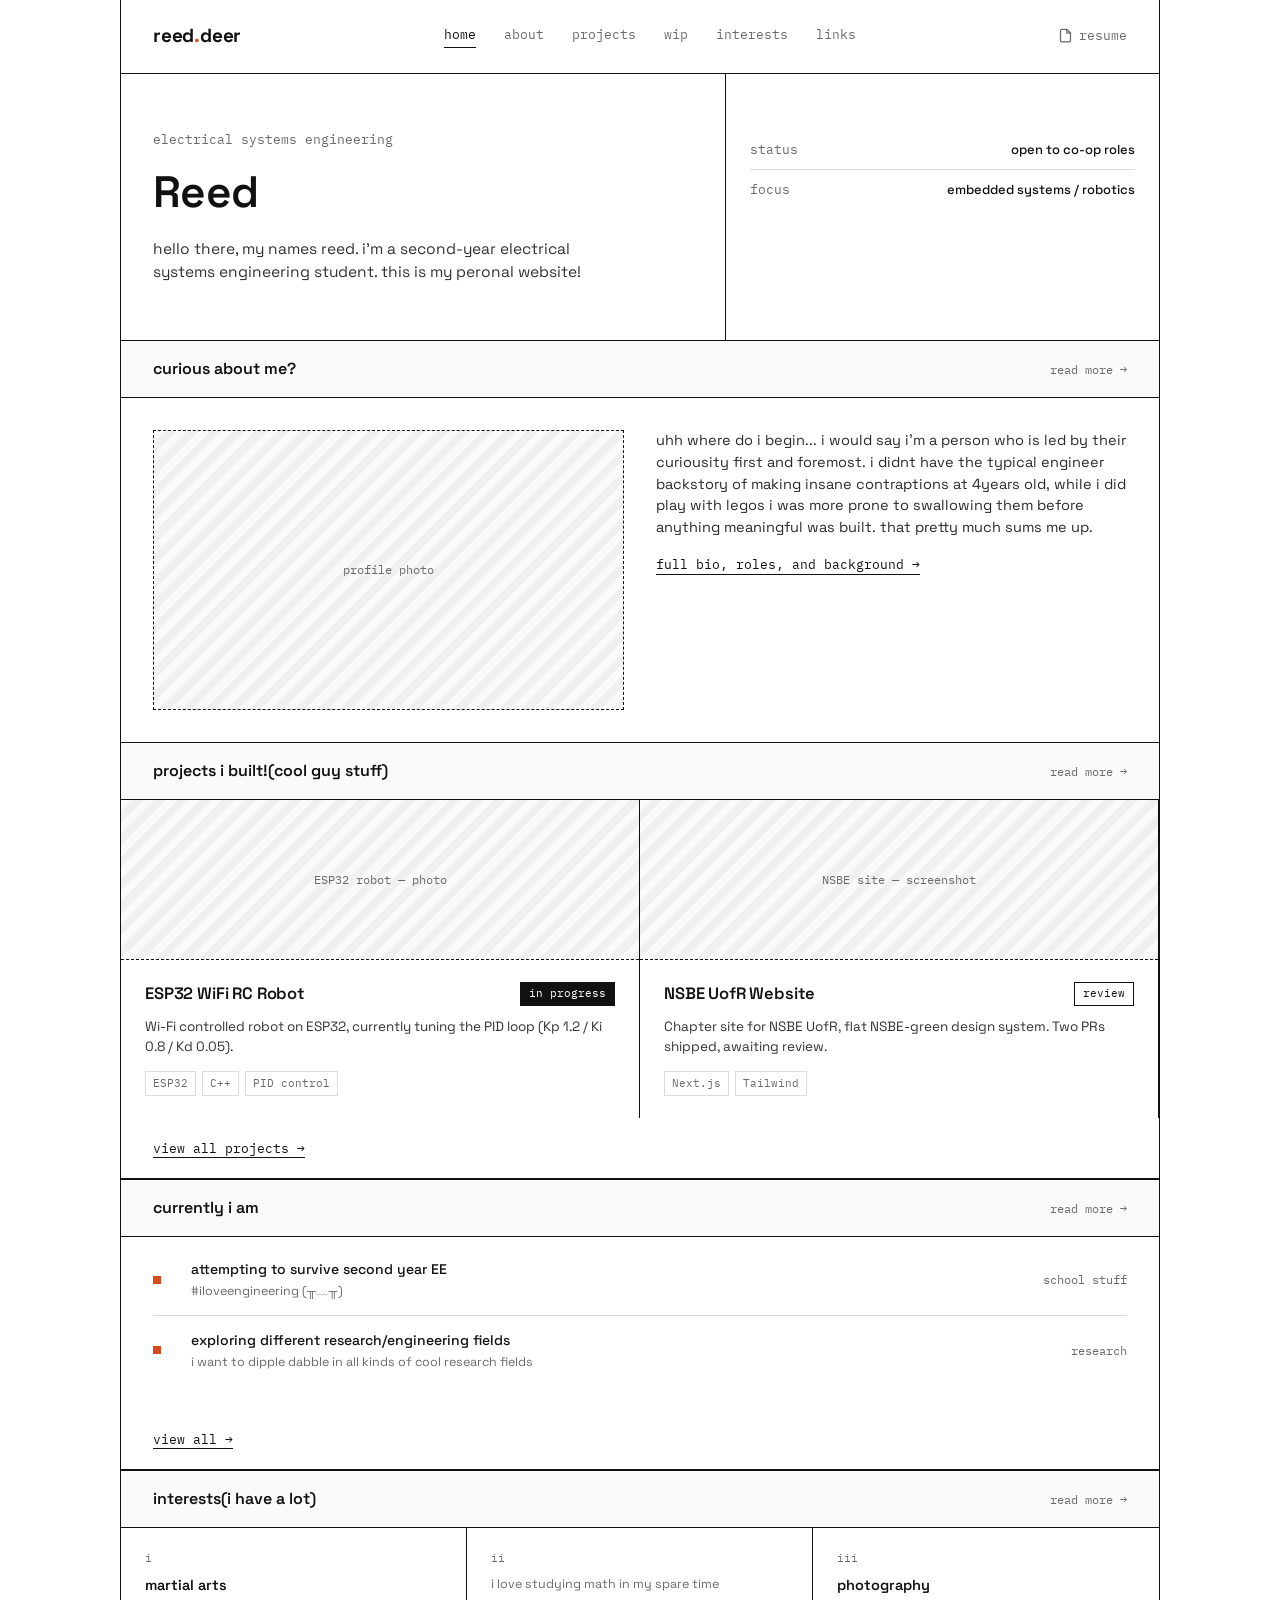
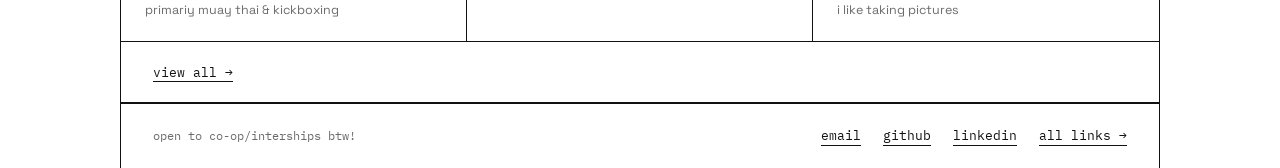
<file: index.html>
<!DOCTYPE html>
<html lang="en">

<head>
  <meta charset="UTF-8">
  <meta name="viewport" content="width=device-width, initial-scale=1.0">
  <title>reed — ee</title>
  <link rel="stylesheet" href="styles.css">
</head>

<body>
  <div class="wrap">

    <header>
      <div class="brand">reed<span>.</span>deer</div>
      <nav>
        <a href="index.html" class="active">home</a>
        <a href="about.html">about</a>
        <a href="projects.html">projects</a>
        <a href="wip.html">wip</a>
        <a href="interests.html">interests</a>
        <a href="links.html">links</a>
      </nav>
      <a class="resume-link mono" href="resume.pdf" target="_blank" rel="noopener" aria-label="resume">
        <svg viewBox="0 0 24 24" fill="none" stroke="currentColor" stroke-width="2" stroke-linecap="round"
          stroke-linejoin="round" aria-hidden="true">
          <path d="M14 2H6a2 2 0 0 0-2 2v16a2 2 0 0 0 2 2h12a2 2 0 0 0 2-2V8z"></path>
          <polyline points="14 2 14 8 20 8"></polyline>
        </svg>
        resume
      </a>
    </header>

    <div class="hero">
      <div class="hero-main">
        <div class="eyebrow mono">electrical systems engineering</div>
        <h1>Reed</h1>
        <p class="hero-sub">hello there, my names reed. i'm a second-year electrical systems engineering student. this
          is my peronal website!
        </p>
      </div>
      <div class="hero-status">
        <div>
          <div class="status-row"><span class="k mono">status</span><span class="v">open to co-op roles</span></div>
          <div class="status-row"><span class="k mono">focus</span><span class="v">embedded systems / robotics</span>
          </div>
        </div>
      </div>
    </div>

    <!-- ===== About preview -->
    <section id="about">
      <a class="section-link" href="about.html">
        <div class="section-head">
          <h2>curious about me?</h2>
          <span class="count mono">read more →</span>
        </div>
      </a>
      <div class="about-body">
        <div class="about-photo-col">
          <div class="img-placeholder square"><span>profile photo</span></div>
        </div>
        <div>
          <p>uhh where do i begin... i would say i'm a person who is led by their curiousity first and foremost. i didnt
            have the typical engineer backstory of making insane contraptions at 4years old, while i did play with legos
            i was more prone to swallowing them before anything meaningful was built. that pretty much sums me up.</p>
          <a class="inline-link mono" href="about.html">full bio, roles, and background →</a>
        </div>
      </div>
    </section>

    <!-- ===== Projects preview -->
    <section id="projects">
      <a class="section-link" href="projects.html">
        <div class="section-head">
          <h2>projects i built!(cool guy stuff)</h2>
          <span class="count mono">read more →</span>
        </div>
      </a>
      <div class="grid-2">
        <a class="card-link" href="projects.html">
          <div class="card">
            <div class="img-placeholder wide"><span>ESP32 robot — photo</span></div>
            <div class="card-body">
              <div class="card-top">
                <h3>ESP32 WiFi RC Robot</h3>
                <span class="pill active">in progress</span>
              </div>
              <p>Wi-Fi controlled robot on ESP32, currently tuning the PID loop (Kp 1.2 / Ki 0.8 / Kd 0.05).</p>
              <div class="stack">
                <span class="chip">ESP32</span>
                <span class="chip">C++</span>
                <span class="chip">PID control</span>
              </div>
            </div>
          </div>
        </a>
        <a class="card-link" href="projects.html">
          <div class="card">
            <div class="img-placeholder wide"><span>NSBE site — screenshot</span></div>
            <div class="card-body">
              <div class="card-top">
                <h3>NSBE UofR Website</h3>
                <span class="pill">review</span>
              </div>
              <p>Chapter site for NSBE UofR, flat NSBE-green design system. Two PRs shipped, awaiting review.</p>
              <div class="stack">
                <span class="chip">Next.js</span>
                <span class="chip">Tailwind</span>
              </div>
            </div>
          </div>
        </a>
      </div>
      <div class="view-all"><a href="projects.html">view all projects →</a></div>
    </section>

    <!-- ===== WIP preview -->
    <section id="wip">
      <a class="section-link" href="wip.html">
        <div class="section-head">
          <h2>currently i am</h2>
          <span class="count mono">read more →</span>
        </div>
      </a>
      <div class="wip-list">
        <div class="wip-row">
          <div class="dot"></div>
          <div>
            <div class="wip-title">attempting to survive second year EE</div>
            <div class="wip-note">#iloveengineering (╥﹏╥)</div>
          </div>
          <div class="wip-meta">school stuff</div>
        </div>
        <div class="wip-row">
          <div class="dot"></div>
          <div>
            <div class="wip-title">exploring different research/engineering fields</div>
            <div class="wip-note">i want to dipple dabble in all kinds of cool research fields</div>
          </div>
          <div class="wip-meta">research</div>
        </div>
      </div>
      <div class="view-all"><a href="wip.html">view all →</a></div>
    </section>

    <!-- ===== Interests preview -->
    <section id="interests">
      <a class="section-link" href="interests.html">
        <div class="section-head">
          <h2>interests(i have a lot)</h2>
          <span class="count mono">read more →</span>
        </div>
      </a>
      <div class="interests">
        <div class="interest">
          <div class="num mono">i</div>
          <h4>martial arts</h4>
          <p>primariy muay thai & kickboxing</p>
        </div>
        <div class="interest">
          <div class="num mono">ii</div>
          <h4> </h4>
          <p>i love studying math in my spare time</p>
        </div>
        <div class="interest">
          <div class="num mono">iii</div>
          <h4>photography</h4>
          <p>i like taking pictures</p>
        </div>
      </div>
      <div class="view-all"><a href="interests.html">view all →</a></div>
    </section>

    <footer id="contact">
      <span class="mono">open to co-op/interships btw!</span>
      <div class="foot-links">
        <a href="#">email</a>
        <a href="#">github</a>
        <a href="#">linkedin</a>
        <a href="links.html">all links →</a>
      </div>
    </footer>

  </div>
</body>

</html>
</file>
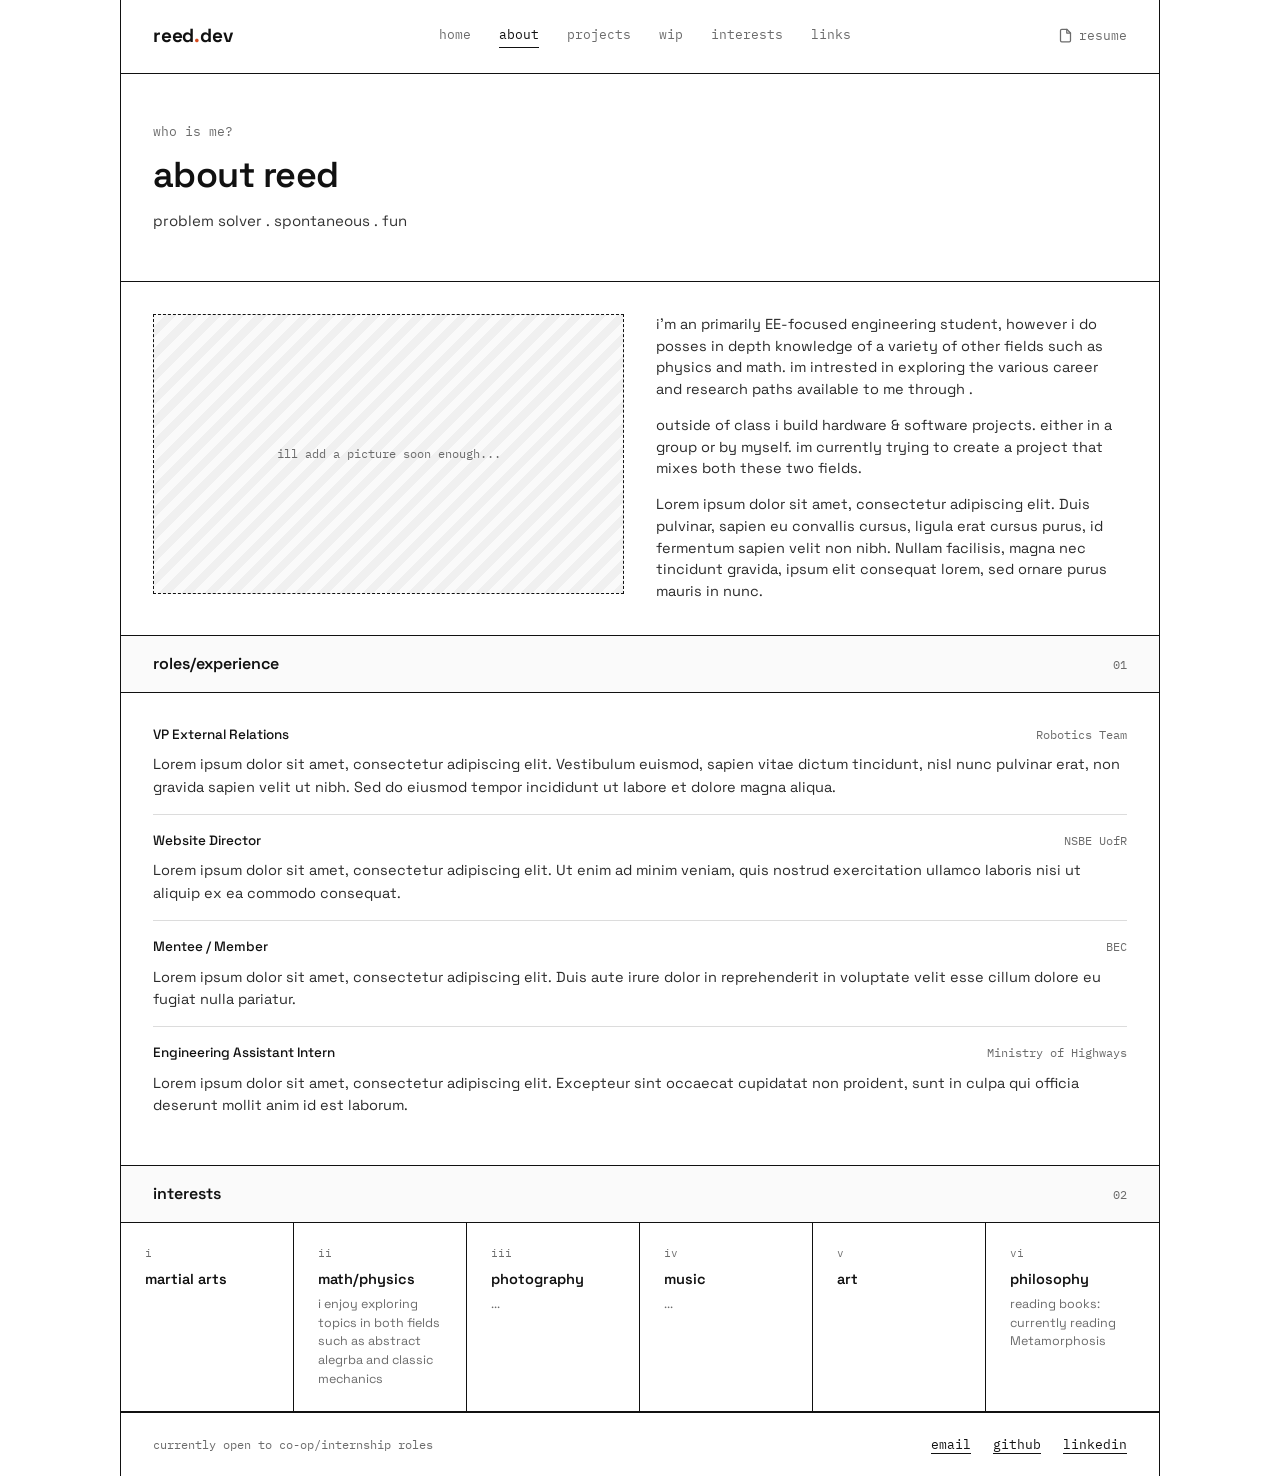
<file: about (1).html>
<!DOCTYPE html>
<html lang="en">

<head>
  <meta charset="UTF-8">
  <meta name="viewport" content="width=device-width, initial-scale=1.0">
  <title>bout me</title>
  <link rel="stylesheet" href="styles.css">
</head>

<body>
  <div class="wrap">

    <header>
      <div class="brand">reed<span>.</span>dev</div>
      <nav>
        <a href="index.html">home</a>
        <a href="about.html" class="active">about</a>
        <a href="projects.html">projects</a>
        <a href="wip.html">wip</a>
        <a href="interests.html">interests</a>
        <a href="links.html">links</a>
      </nav>
      <a class="resume-link mono" href="resume.pdf" target="_blank" rel="noopener" aria-label="resume">
        <svg viewBox="0 0 24 24" fill="none" stroke="currentColor" stroke-width="2" stroke-linecap="round"
          stroke-linejoin="round" aria-hidden="true">
          <path d="M14 2H6a2 2 0 0 0-2 2v16a2 2 0 0 0 2 2h12a2 2 0 0 0 2-2V8z"></path>
          <polyline points="14 2 14 8 20 8"></polyline>
        </svg>
        resume
      </a>
    </header>

    <div class="page-head">
      <div class="eyebrow mono">who is me?</div>
      <h1>about reed</h1>
      <p>problem solver . spontaneous . fun</p>
    </div>

    <section>
      <div class="about-body">
        <div class="about-photo-col">
          <div class="img-placeholder tall"><span>ill add a picture soon enough...</span></div>
        </div>
        <div>
          <p>i'm an primarily EE-focused engineering student, however i do posses in depth knowledge of a variety of
            other fields such as physics and math. im intrested in exploring the various career and research paths
            available to me through .</p>
          <p>outside of class i build hardware & software projects. either in a group or by myself. im currently trying
            to create a project that mixes both these two fields.</p>
          <p>Lorem ipsum dolor sit amet, consectetur adipiscing elit. Duis pulvinar, sapien eu convallis cursus, ligula
            erat cursus purus, id fermentum sapien velit non nibh. Nullam facilisis, magna nec tincidunt gravida, ipsum
            elit consequat lorem, sed ornare purus mauris in nunc.</p>
        </div>
      </div>
    </section>

    <section>
      <div class="section-head">
        <h2>roles/experience</h2>
        <span class="count mono">01</span>
      </div>
      <div class="about-body" style="grid-template-columns:1fr;">
        <div class="roles">
          <div class="role">
            <div class="role-top"><span class="org">VP External Relations</span><span class="tag mono">Robotics
                Team</span></div>
            <p class="role-desc">Lorem ipsum dolor sit amet, consectetur adipiscing elit. Vestibulum euismod, sapien
              vitae dictum tincidunt, nisl nunc pulvinar erat, non gravida sapien velit ut nibh. Sed do eiusmod tempor
              incididunt ut labore et dolore magna aliqua.</p>
          </div>
          <div class="role">
            <div class="role-top"><span class="org">Website Director</span><span class="tag mono">NSBE UofR</span></div>
            <p class="role-desc">Lorem ipsum dolor sit amet, consectetur adipiscing elit. Ut enim ad minim veniam, quis
              nostrud exercitation ullamco laboris nisi ut aliquip ex ea commodo consequat.</p>
          </div>
          <div class="role">
            <div class="role-top"><span class="org">Mentee / Member</span><span class="tag mono">BEC</span></div>
            <p class="role-desc">Lorem ipsum dolor sit amet, consectetur adipiscing elit. Duis aute irure dolor in
              reprehenderit in voluptate velit esse cillum dolore eu fugiat nulla pariatur.</p>
          </div>
          <div class="role">
            <div class="role-top"><span class="org">Engineering Assistant Intern</span><span class="tag mono">Ministry
                of
                Highways</span></div>
            <p class="role-desc">Lorem ipsum dolor sit amet, consectetur adipiscing elit. Excepteur sint occaecat
              cupidatat non proident, sunt in culpa qui officia deserunt mollit anim id est laborum.</p>
          </div>
        </div>
      </div>
    </section>

    <section id="interests">
      <div class="section-head">
        <h2>interests</h2>
        <span class="count mono">02</span>
      </div>
      <div class="interests">
        <div class="interest">
          <div class="num mono">i</div>
          <h4>martial arts</h4>
          <p></p>
        </div>
        <div class="interest">
          <div class="num mono">ii</div>
          <h4>math/physics</h4>
          <p>i enjoy exploring topics in both fields such as abstract alegrba and classic mechanics</p>
        </div>
        <div class="interest">
          <div class="num mono">iii</div>
          <h4>photography</h4>
          <p>...</p>
        </div>
        <div class="interest">
          <div class="num mono">iv</div>
          <h4>music</h4>
          <p>...</p>
        </div>
        <div class="interest">
          <div class="num mono">v</div>
          <h4>art</h4>
          <p></p>
        </div>
        <div class="interest">
          <div class="num mono">vi</div>
          <h4>philosophy</h4>
          <p>reading books: currently reading Metamorphosis </p>
        </div>
      </div>
    </section>

    <footer id="contact">
      <span class="mono">currently open to co-op/internship roles</span>
      <div class="foot-links">
        <a href="#">email</a>
        <a href="#">github</a>
        <a href="#">linkedin</a>
      </div>
    </footer>

  </div>
</body>

</html>
</file>
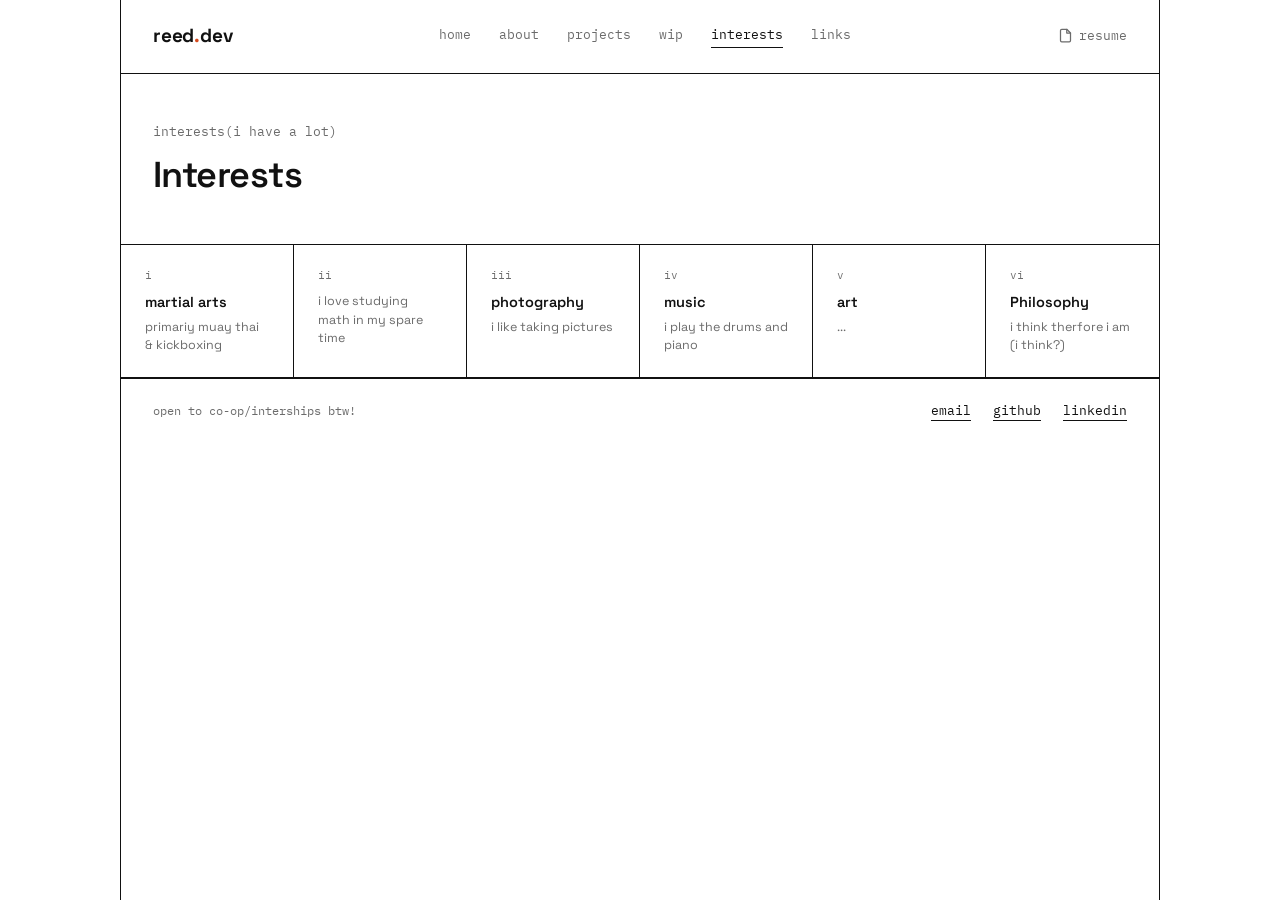
<file: interests.html>
<!DOCTYPE html>
<html lang="en">

<head>
  <meta charset="UTF-8">
  <meta name="viewport" content="width=device-width, initial-scale=1.0">
  <title>interests — reed</title>
  <link rel="stylesheet" href="styles.css">
</head>

<body>
  <div class="wrap">

    <header>
      <div class="brand">reed<span>.</span>dev</div>
      <nav>
        <a href="index.html">home</a>
        <a href="about.html">about</a>
        <a href="projects.html">projects</a>
        <a href="wip.html">wip</a>
        <a href="interests.html" class="active">interests</a>
        <a href="links.html">links</a>
      </nav>
      <a class="resume-link mono" href="resume.pdf" target="_blank" rel="noopener" aria-label="resume">
        <svg viewBox="0 0 24 24" fill="none" stroke="currentColor" stroke-width="2" stroke-linecap="round"
          stroke-linejoin="round" aria-hidden="true">
          <path d="M14 2H6a2 2 0 0 0-2 2v16a2 2 0 0 0 2 2h12a2 2 0 0 0 2-2V8z"></path>
          <polyline points="14 2 14 8 20 8"></polyline>
        </svg>
        resume
      </a>
    </header>

    <div class="page-head">
      <div class="eyebrow mono">interests(i have a lot)</div>
      <h1>Interests</h1>
    </div>

    <section id="interests">
      <div class="interests">
        <div class="interest">
          <div class="num mono">i</div>
          <h4>martial arts</h4>
          <p>primariy muay thai & kickboxing</p>
        </div>
        <div class="interest">
          <div class="num mono">ii</div>
          <h4> </h4>
          <p>i love studying math in my spare time</p>
        </div>
        <div class="interest">
          <div class="num mono">iii</div>
          <h4>photography</h4>
          <p>i like taking pictures</p>
        </div>
        <div class="interest">
          <div class="num mono">iv</div>
          <h4>music</h4>
          <p>i play the drums and piano</p>
        </div>
        <div class="interest">
          <div class="num mono">v</div>
          <h4>art</h4>
          <p>...</p>
        </div>
        <div class="interest">
          <div class="num mono">vi</div>
          <h4>Philosophy</h4>
          <p>i think therfore i am (i think?)</p>
        </div>
      </div>
    </section>

    <footer id="contact">
      <span class="mono">open to co-op/interships btw!</span>
      <div class="foot-links">
        <a href="#">email</a>
        <a href="#">github</a>
        <a href="#">linkedin</a>
      </div>
    </footer>

  </div>
</body>

</html>
</file>
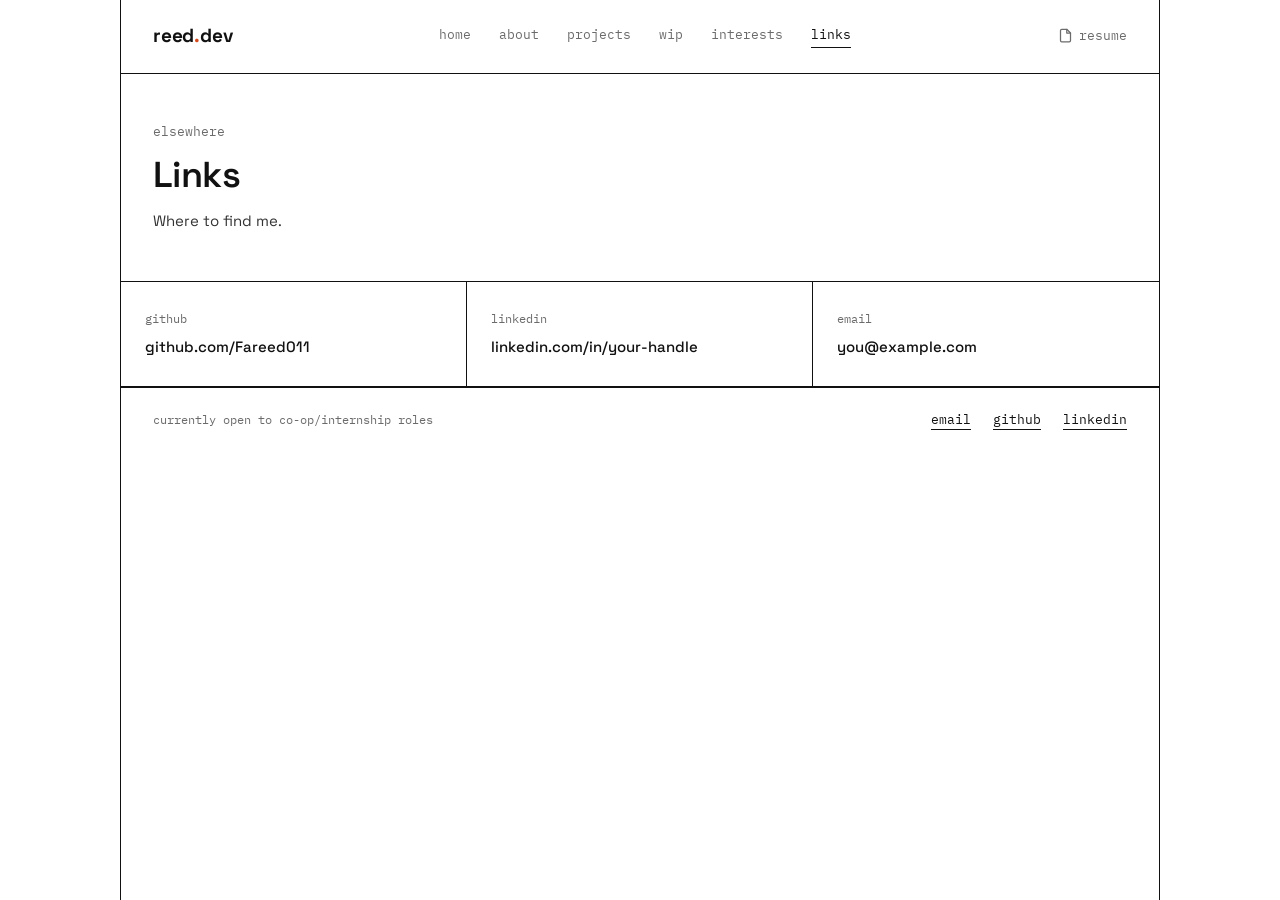
<file: links.html>
<!DOCTYPE html>
<html lang="en">

<head>
  <meta charset="UTF-8">
  <meta name="viewport" content="width=device-width, initial-scale=1.0">
  <title>links — reed</title>
  <link rel="stylesheet" href="styles.css">
</head>

<body>
  <div class="wrap">

    <header>
      <div class="brand">reed<span>.</span>dev</div>
      <nav>
        <a href="index.html">home</a>
        <a href="about.html">about</a>
        <a href="projects.html">projects</a>
        <a href="wip.html">wip</a>
        <a href="interests.html">interests</a>
        <a href="links.html" class="active">links</a>
      </nav>
      <a class="resume-link mono" href="resume.pdf" target="_blank" rel="noopener" aria-label="resume">
        <svg viewBox="0 0 24 24" fill="none" stroke="currentColor" stroke-width="2" stroke-linecap="round" stroke-linejoin="round" aria-hidden="true">
          <path d="M14 2H6a2 2 0 0 0-2 2v16a2 2 0 0 0 2 2h12a2 2 0 0 0 2-2V8z"></path>
          <polyline points="14 2 14 8 20 8"></polyline>
        </svg>
        resume
      </a>
    </header>

    <div class="page-head">
      <div class="eyebrow mono">elsewhere</div>
      <h1>Links</h1>
      <p>Where to find me.</p>
    </div>

    <section>
      <div class="links-grid">
        <!-- TODO: replace href with your real GitHub URL -->
        <a class="link-card" href="#" target="_blank" rel="noopener">
          <span class="link-label mono">github</span>
          <span class="link-value">github.com/Fareed011</span>
        </a>
        <!-- TODO: replace href with your real LinkedIn URL -->
        <a class="link-card" href="#" target="_blank" rel="noopener">
          <span class="link-label mono">linkedin</span>
          <span class="link-value">linkedin.com/in/your-handle</span>
        </a>
        <!-- TODO: replace with your real email address -->
        <a class="link-card" href="mailto:you@example.com">
          <span class="link-label mono">email</span>
          <span class="link-value">you@example.com</span>
        </a>
      </div>
    </section>

    <footer id="contact">
      <span class="mono">currently open to co-op/internship roles</span>
      <div class="foot-links">
        <a href="#">email</a>
        <a href="#">github</a>
        <a href="#">linkedin</a>
      </div>
    </footer>

  </div>
</body>

</html>
</file>
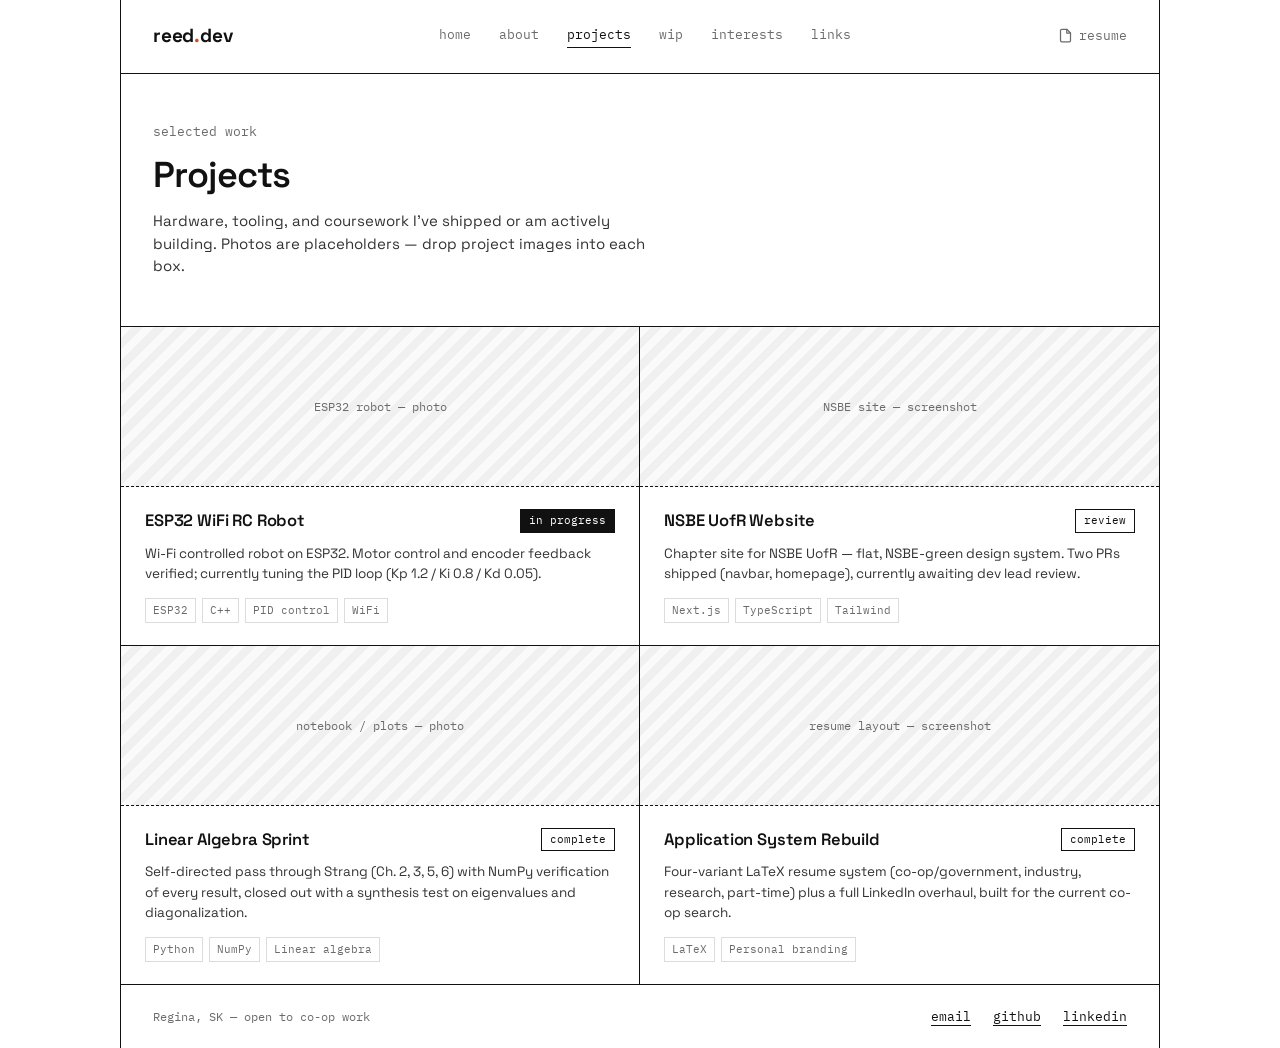
<file: projects.html>
<!DOCTYPE html>
<html lang="en">

<head>
  <meta charset="UTF-8">
  <meta name="viewport" content="width=device-width, initial-scale=1.0">
  <title>Projects — Reed</title>
  <link rel="stylesheet" href="styles.css">
</head>

<body>
  <div class="wrap">

    <header>
      <div class="brand">reed<span>.</span>dev</div>
      <nav>
        <a href="index.html">home</a>
        <a href="about.html">about</a>
        <a href="projects.html" class="active">projects</a>
        <a href="wip.html">wip</a>
        <a href="interests.html">interests</a>
        <a href="links.html">links</a>
      </nav>
      <a class="resume-link mono" href="resume.pdf" target="_blank" rel="noopener" aria-label="resume">
        <svg viewBox="0 0 24 24" fill="none" stroke="currentColor" stroke-width="2" stroke-linecap="round"
          stroke-linejoin="round" aria-hidden="true">
          <path d="M14 2H6a2 2 0 0 0-2 2v16a2 2 0 0 0 2 2h12a2 2 0 0 0 2-2V8z"></path>
          <polyline points="14 2 14 8 20 8"></polyline>
        </svg>
        resume
      </a>
    </header>

    <div class="page-head">
      <div class="eyebrow mono">selected work</div>
      <h1>Projects</h1>
      <p>Hardware, tooling, and coursework I've shipped or am actively building. Photos are placeholders — drop project
        images into each box.</p>
    </div>

    <section>
      <div class="grid-2">

        <div class="card">
          <div class="img-placeholder wide"><span>ESP32 robot — photo</span></div>
          <div class="card-body">
            <div class="card-top">
              <h3>ESP32 WiFi RC Robot</h3>
              <span class="pill active">in progress</span>
            </div>
            <p>Wi-Fi controlled robot on ESP32. Motor control and encoder feedback verified; currently tuning the PID
              loop (Kp 1.2 / Ki 0.8 / Kd 0.05).</p>
            <div class="stack">
              <span class="chip">ESP32</span>
              <span class="chip">C++</span>
              <span class="chip">PID control</span>
              <span class="chip">WiFi</span>
            </div>
          </div>
        </div>

        <div class="card">
          <div class="img-placeholder wide"><span>NSBE site — screenshot</span></div>
          <div class="card-body">
            <div class="card-top">
              <h3>NSBE UofR Website</h3>
              <span class="pill">review</span>
            </div>
            <p>Chapter site for NSBE UofR — flat, NSBE-green design system. Two PRs shipped (navbar, homepage),
              currently awaiting dev lead review.</p>
            <div class="stack">
              <span class="chip">Next.js</span>
              <span class="chip">TypeScript</span>
              <span class="chip">Tailwind</span>
            </div>
          </div>
        </div>

        <div class="card">
          <div class="img-placeholder wide"><span>notebook / plots — photo</span></div>
          <div class="card-body">
            <div class="card-top">
              <h3>Linear Algebra Sprint</h3>
              <span class="pill">complete</span>
            </div>
            <p>Self-directed pass through Strang (Ch. 2, 3, 5, 6) with NumPy verification of every result, closed out
              with a synthesis test on eigenvalues and diagonalization.</p>
            <div class="stack">
              <span class="chip">Python</span>
              <span class="chip">NumPy</span>
              <span class="chip">Linear algebra</span>
            </div>
          </div>
        </div>

        <div class="card">
          <div class="img-placeholder wide"><span>resume layout — screenshot</span></div>
          <div class="card-body">
            <div class="card-top">
              <h3>Application System Rebuild</h3>
              <span class="pill">complete</span>
            </div>
            <p>Four-variant LaTeX resume system (co-op/government, industry, research, part-time) plus a full LinkedIn
              overhaul, built for the current co-op search.</p>
            <div class="stack">
              <span class="chip">LaTeX</span>
              <span class="chip">Personal branding</span>
            </div>
          </div>
        </div>

      </div>
    </section>

    <footer id="contact">
      <span class="mono">Regina, SK — open to co-op work</span>
      <div class="foot-links">
        <a href="#">email</a>
        <a href="#">github</a>
        <a href="#">linkedin</a>
      </div>
    </footer>

  </div>
</body>

</html>
</file>
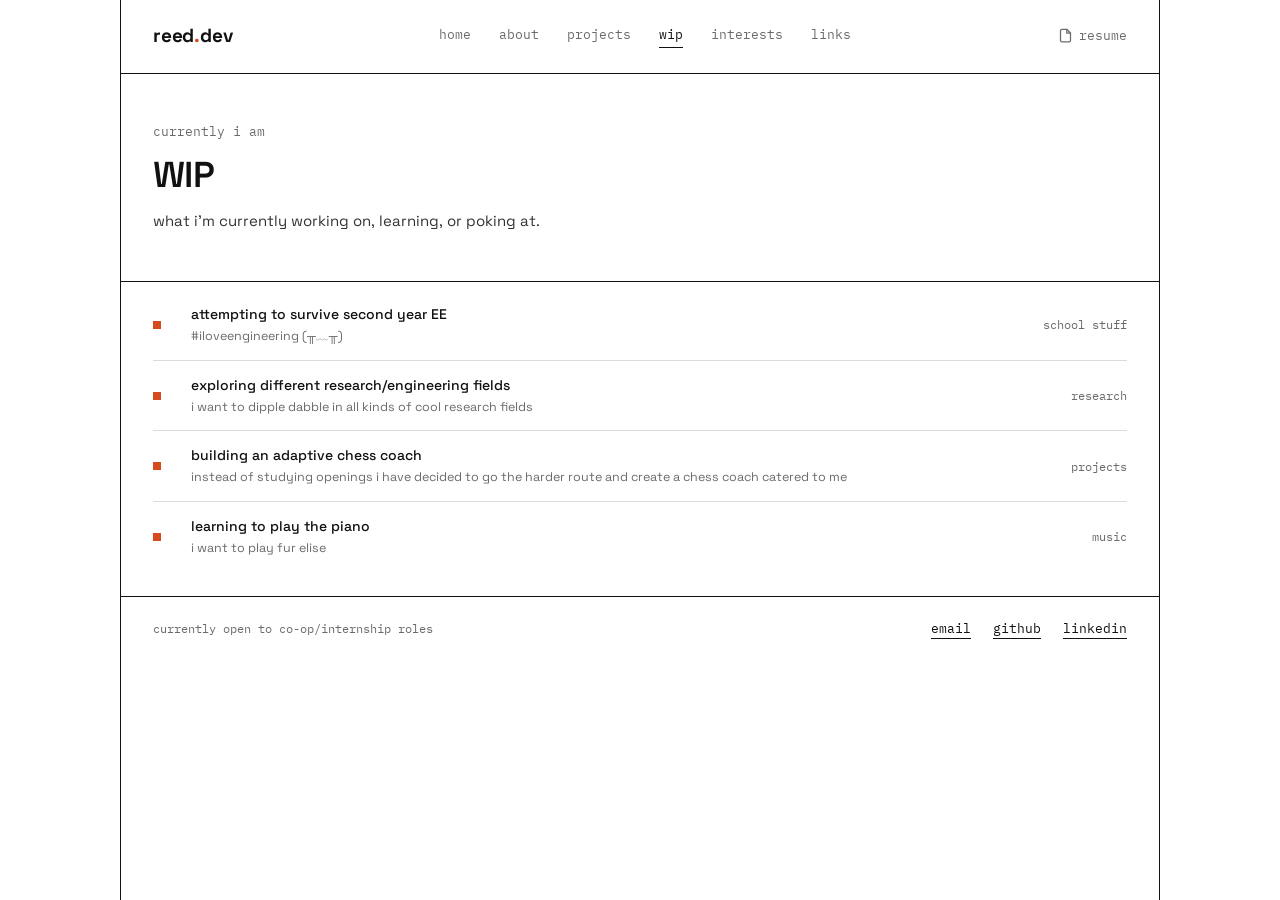
<file: wip.html>
<!DOCTYPE html>
<html lang="en">

<head>
  <meta charset="UTF-8">
  <meta name="viewport" content="width=device-width, initial-scale=1.0">
  <title>wip — reed</title>
  <link rel="stylesheet" href="styles.css">
</head>

<body>
  <div class="wrap">

    <header>
      <div class="brand">reed<span>.</span>dev</div>
      <nav>
        <a href="index.html">home</a>
        <a href="about.html">about</a>
        <a href="projects.html">projects</a>
        <a href="wip.html" class="active">wip</a>
        <a href="interests.html">interests</a>
        <a href="links.html">links</a>
      </nav>
      <a class="resume-link mono" href="resume.pdf" target="_blank" rel="noopener" aria-label="resume">
        <svg viewBox="0 0 24 24" fill="none" stroke="currentColor" stroke-width="2" stroke-linecap="round" stroke-linejoin="round" aria-hidden="true">
          <path d="M14 2H6a2 2 0 0 0-2 2v16a2 2 0 0 0 2 2h12a2 2 0 0 0 2-2V8z"></path>
          <polyline points="14 2 14 8 20 8"></polyline>
        </svg>
        resume
      </a>
    </header>

    <div class="page-head">
      <div class="eyebrow mono">currently i am</div>
      <h1>WIP</h1>
      <p>what i'm currently working on, learning, or poking at.</p>
    </div>

    <section id="wip">
      <div class="wip-list">
        <div class="wip-row">
          <div class="dot"></div>
          <div>
            <div class="wip-title">attempting to survive second year EE</div>
            <div class="wip-note">#iloveengineering (╥﹏╥)</div>
          </div>
          <div class="wip-meta">school stuff</div>
        </div>
        <div class="wip-row">
          <div class="dot"></div>
          <div>
            <div class="wip-title">exploring different research/engineering fields</div>
            <div class="wip-note">i want to dipple dabble in all kinds of cool research fields</div>
          </div>
          <div class="wip-meta">research</div>
        </div>
        <div class="wip-row">
          <div class="dot"></div>
          <div>
            <div class="wip-title">building an adaptive chess coach </div>
            <div class="wip-note">instead of studying openings i have decided to go the harder route and create a chess
              coach catered to me</div>
          </div>
          <div class="wip-meta">projects</div>
        </div>
        <div class="wip-row">
          <div class="dot"></div>
          <div>
            <div class="wip-title">learning to play the piano</div>
            <div class="wip-note">i want to play fur elise</div>
          </div>
          <div class="wip-meta">music</div>
        </div>
      </div>
    </section>

    <footer id="contact">
      <span class="mono">currently open to co-op/internship roles</span>
      <div class="foot-links">
        <a href="#">email</a>
        <a href="#">github</a>
        <a href="#">linkedin</a>
      </div>
    </footer>

  </div>
</body>

</html>
</file>
<file: styles.css>
@import url('https://fonts.googleapis.com/css2?family=Space+Grotesk:wght@400;500;600;700&family=IBM+Plex+Mono:wght@400;500&display=swap');

:root{
  --bg:#ffffff;
  --ink:#111111;
  --line:#111111;
  --line-soft:#dcdcdc;
  --muted:#6b6b6b;
  --panel:#fafafa;
  --accent:#d64b1e;
}

*{box-sizing:border-box; margin:0; padding:0;}

body{
  background:var(--bg);
  color:var(--ink);
  font-family:'Space Grotesk', sans-serif;
  line-height:1.5;
  -webkit-font-smoothing:antialiased;
}

.mono{ font-family:'IBM Plex Mono', monospace; }
a{ color:inherit; text-decoration:none; }

.wrap{
  max-width:1040px;
  margin:0 auto;
  border-left:1px solid var(--line);
  border-right:1px solid var(--line);
  min-height:100vh;
}

/* ===== Header ===== */
header{
  display:flex;
  justify-content:space-between;
  align-items:center;
  padding:22px 32px;
  border-bottom:1px solid var(--line);
  flex-wrap:wrap;
  gap:12px;
}
.brand{ font-weight:700; font-size:19px; letter-spacing:-0.01em; }
.brand span{ color:var(--accent); }
nav{ display:flex; gap:28px; }
nav a{
  font-family:'IBM Plex Mono', monospace;
  font-size:13px;
  color:var(--muted);
  padding-bottom:2px;
  border-bottom:1px solid transparent;
  transition:color .15s ease, border-color .15s ease;
}
nav a:hover{ color:var(--ink); border-color:var(--ink); }
nav a.active{ color:var(--ink); border-color:var(--ink); }

/* ===== Hero ===== */
.hero{
  display:grid;
  grid-template-columns:1.4fr 1fr;
  border-bottom:1px solid var(--line);
}
.hero-main{ padding:56px 32px; border-right:1px solid var(--line); }
.eyebrow{ font-family:'IBM Plex Mono', monospace; font-size:13px; color:var(--muted); margin-bottom:18px; }
h1{ font-size:44px; font-weight:600; line-height:1.15; letter-spacing:-0.015em; max-width:11ch; }
.hero-sub{ margin-top:20px; max-width:46ch; color:#333; font-size:15.5px; }
.hero-status{ padding:56px 24px; display:flex; flex-direction:column; justify-content:space-between; }
.status-row{ display:flex; justify-content:space-between; padding:10px 0; border-bottom:1px solid var(--line-soft); font-size:13px; }
.status-row:last-child{ border-bottom:none; }
.status-row .k{ font-family:'IBM Plex Mono', monospace; color:var(--muted); }
.status-row .v{ font-weight:500; text-align:right; }

/* ===== Page header (non-home pages) ===== */
.page-head{ padding:48px 32px; border-bottom:1px solid var(--line); }
.page-head .eyebrow{ margin-bottom:14px; }
.page-head h1{ font-size:36px; max-width:none; }
.page-head p{ margin-top:14px; max-width:52ch; color:#333; font-size:15px; }

/* ===== Section shell ===== */
section{ border-bottom:1px solid var(--line); }
.section-head{
  display:flex; justify-content:space-between; align-items:baseline;
  padding:16px 32px; border-bottom:1px solid var(--line); background:var(--panel);
}
.section-head h2{ font-size:16px; font-weight:600; }
.section-head .count{ font-family:'IBM Plex Mono', monospace; font-size:12px; color:var(--muted); }

/* ===== Image placeholders ===== */
.img-placeholder{
  border:1px dashed var(--line);
  background:repeating-linear-gradient(135deg, var(--panel), var(--panel) 8px, #f0f0f0 8px, #f0f0f0 16px);
  display:flex;
  align-items:center;
  justify-content:center;
  color:var(--muted);
  font-family:'IBM Plex Mono', monospace;
  font-size:11.5px;
  text-align:center;
  width:100%;
}
.img-placeholder.tall{ aspect-ratio:3/4; }
.img-placeholder.wide{ aspect-ratio:16/9; }
.img-placeholder.square{ aspect-ratio:1/1; }
.img-placeholder span{ padding:0 12px; }

/* ===== About ===== */
.about-body{ padding:32px; display:grid; grid-template-columns:1fr 1fr; gap:32px; }
.about-body p{ font-size:14.5px; color:#2a2a2a; }
.about-body p + p{ margin-top:14px; }
.roles{ display:flex; flex-direction:column; }
.role{ display:flex; justify-content:space-between; padding:12px 0; border-bottom:1px solid var(--line-soft); font-size:13.5px; }
.role:first-child{ padding-top:0; }
.role:last-child{ border-bottom:none; }
.role .org{ font-weight:500; }
.role .tag{ font-family:'IBM Plex Mono', monospace; font-size:11.5px; color:var(--muted); }

.about-photo-col{ display:flex; flex-direction:column; gap:16px; }
.about-photo-col .img-placeholder{ height:280px; }

/* ===== Projects grid ===== */
.grid-2{ display:grid; grid-template-columns:1fr 1fr; }
.card{ border-right:1px solid var(--line); border-bottom:1px solid var(--line); }
.grid-2 .card:nth-child(2n){ border-right:none; }
.grid-2 .card:nth-last-child(-n+2){ border-bottom:none; }
.card .img-placeholder{ height:160px; border-left:none; border-right:none; border-top:none; }
.card-body{ padding:22px 24px; }
.card-top{ display:flex; justify-content:space-between; align-items:flex-start; margin-bottom:10px; }
.card h3{ font-size:16.5px; font-weight:600; letter-spacing:-0.01em; }
.pill{ font-family:'IBM Plex Mono', monospace; font-size:10.5px; padding:3px 8px; border:1px solid var(--line); white-space:nowrap; }
.pill.active{ background:var(--ink); color:var(--bg); border-color:var(--ink); }
.card p{ font-size:13.5px; color:#333; margin:10px 0 14px; }
.stack{ display:flex; flex-wrap:wrap; gap:6px; }
.chip{ font-family:'IBM Plex Mono', monospace; font-size:11px; color:var(--muted); border:1px solid var(--line-soft); padding:3px 7px; }

/* ===== WIP list ===== */
.wip-list{ padding:8px 32px 24px; }
.wip-row{ display:grid; grid-template-columns:22px 1fr auto; align-items:center; gap:16px; padding:14px 0; border-bottom:1px solid var(--line-soft); }
.wip-row:last-child{ border-bottom:none; }
.dot{ width:8px; height:8px; background:var(--accent); align-self:center; }
.wip-title{ font-size:14px; font-weight:500; }
.wip-note{ font-size:12.5px; color:var(--muted); margin-top:2px; }
.wip-meta{ font-family:'IBM Plex Mono', monospace; font-size:11.5px; color:var(--muted); text-align:right; white-space:nowrap; }

/* ===== Interests ===== */
.interests{ display:flex; flex-wrap:wrap; }
.interest{ flex:1 1 160px; padding:22px 24px; border-right:1px solid var(--line); border-bottom:1px solid var(--line); }
.interests .interest:last-child{ border-right:none; }
.interest .num{ font-family:'IBM Plex Mono', monospace; font-size:11px; color:var(--muted); margin-bottom:8px; }
.interest h4{ font-size:14.5px; font-weight:600; margin-bottom:4px; }
.interest p{ font-size:12.5px; color:var(--muted); }

/* ===== Footer ===== */
footer{ display:flex; justify-content:space-between; align-items:center; padding:22px 32px; flex-wrap:wrap; gap:12px; }
footer .mono{ font-size:12px; color:var(--muted); }
.foot-links{ display:flex; gap:22px; }
.foot-links a{ font-family:'IBM Plex Mono', monospace; font-size:12.5px; border-bottom:1px solid var(--line); }

.view-all{ padding:18px 32px; border-bottom:1px solid var(--line); }
.view-all a{ font-family:'IBM Plex Mono', monospace; font-size:13px; border-bottom:1px solid var(--line); }

/* ===== Clickable section headers / cards ===== */
.section-link{ display:block; }
.section-link .section-head{ transition:background .15s ease; cursor:pointer; }
.section-link:hover .section-head{ background:var(--ink); }
.section-link:hover .section-head h2,
.section-link:hover .section-head .count{ color:var(--bg); }

.card-link{ display:block; }
.card-link .card{ transition:box-shadow .15s ease; cursor:pointer; }
.card-link:hover .card{ box-shadow:inset 0 0 0 1px var(--ink); }

.inline-link{ display:inline-block; margin-top:16px; font-size:12.5px; border-bottom:1px solid var(--line); }
.inline-link:hover{ color:var(--accent); border-color:var(--accent); }

/* ===== Resume icon link ===== */
.resume-link{
  display:flex; align-items:center; gap:6px;
  font-family:'IBM Plex Mono', monospace;
  font-size:13px; color:var(--muted);
  border-bottom:1px solid transparent;
  transition:color .15s ease, border-color .15s ease;
}
.resume-link:hover{ color:var(--ink); border-color:var(--ink); }
.resume-link svg{ width:15px; height:15px; flex-shrink:0; }

/* ===== Roles (in-depth) ===== */
.role{ display:flex; flex-direction:column; gap:8px; padding:16px 0; border-bottom:1px solid var(--line-soft); font-size:13.5px; }
.role:first-child{ padding-top:0; }
.role:last-child{ border-bottom:none; }
.role-top{ display:flex; justify-content:space-between; align-items:baseline; gap:12px; flex-wrap:wrap; }
.role-desc{ font-size:13px; color:#333; line-height:1.55; }

/* ===== Homepage teaser text (wip / interests summaries) ===== */
.teaser-text{ padding:0 32px 22px; font-size:14px; color:#333; max-width:60ch; }

/* ===== Links page ===== */
.links-grid{ display:flex; flex-wrap:wrap; }
.link-card{
  flex:1 1 220px; padding:28px 24px;
  border-right:1px solid var(--line); border-bottom:1px solid var(--line);
  display:flex; flex-direction:column; gap:8px;
  transition:background .15s ease;
}
.links-grid .link-card:last-child{ border-right:none; }
.link-card:hover{ background:var(--panel); }
.link-label{ font-size:12px; color:var(--muted); }
.link-value{ font-size:15px; font-weight:500; }

@media (max-width:760px){
  .hero{ grid-template-columns:1fr; }
  .hero-main{ border-right:none; border-bottom:1px solid var(--line); }
  .about-body{ grid-template-columns:1fr; }
  .grid-2{ grid-template-columns:1fr; }
  .grid-2 .card{ border-right:none !important; }
  h1{ font-size:34px; max-width:none; }
  nav{ gap:16px; }
}
</file>
